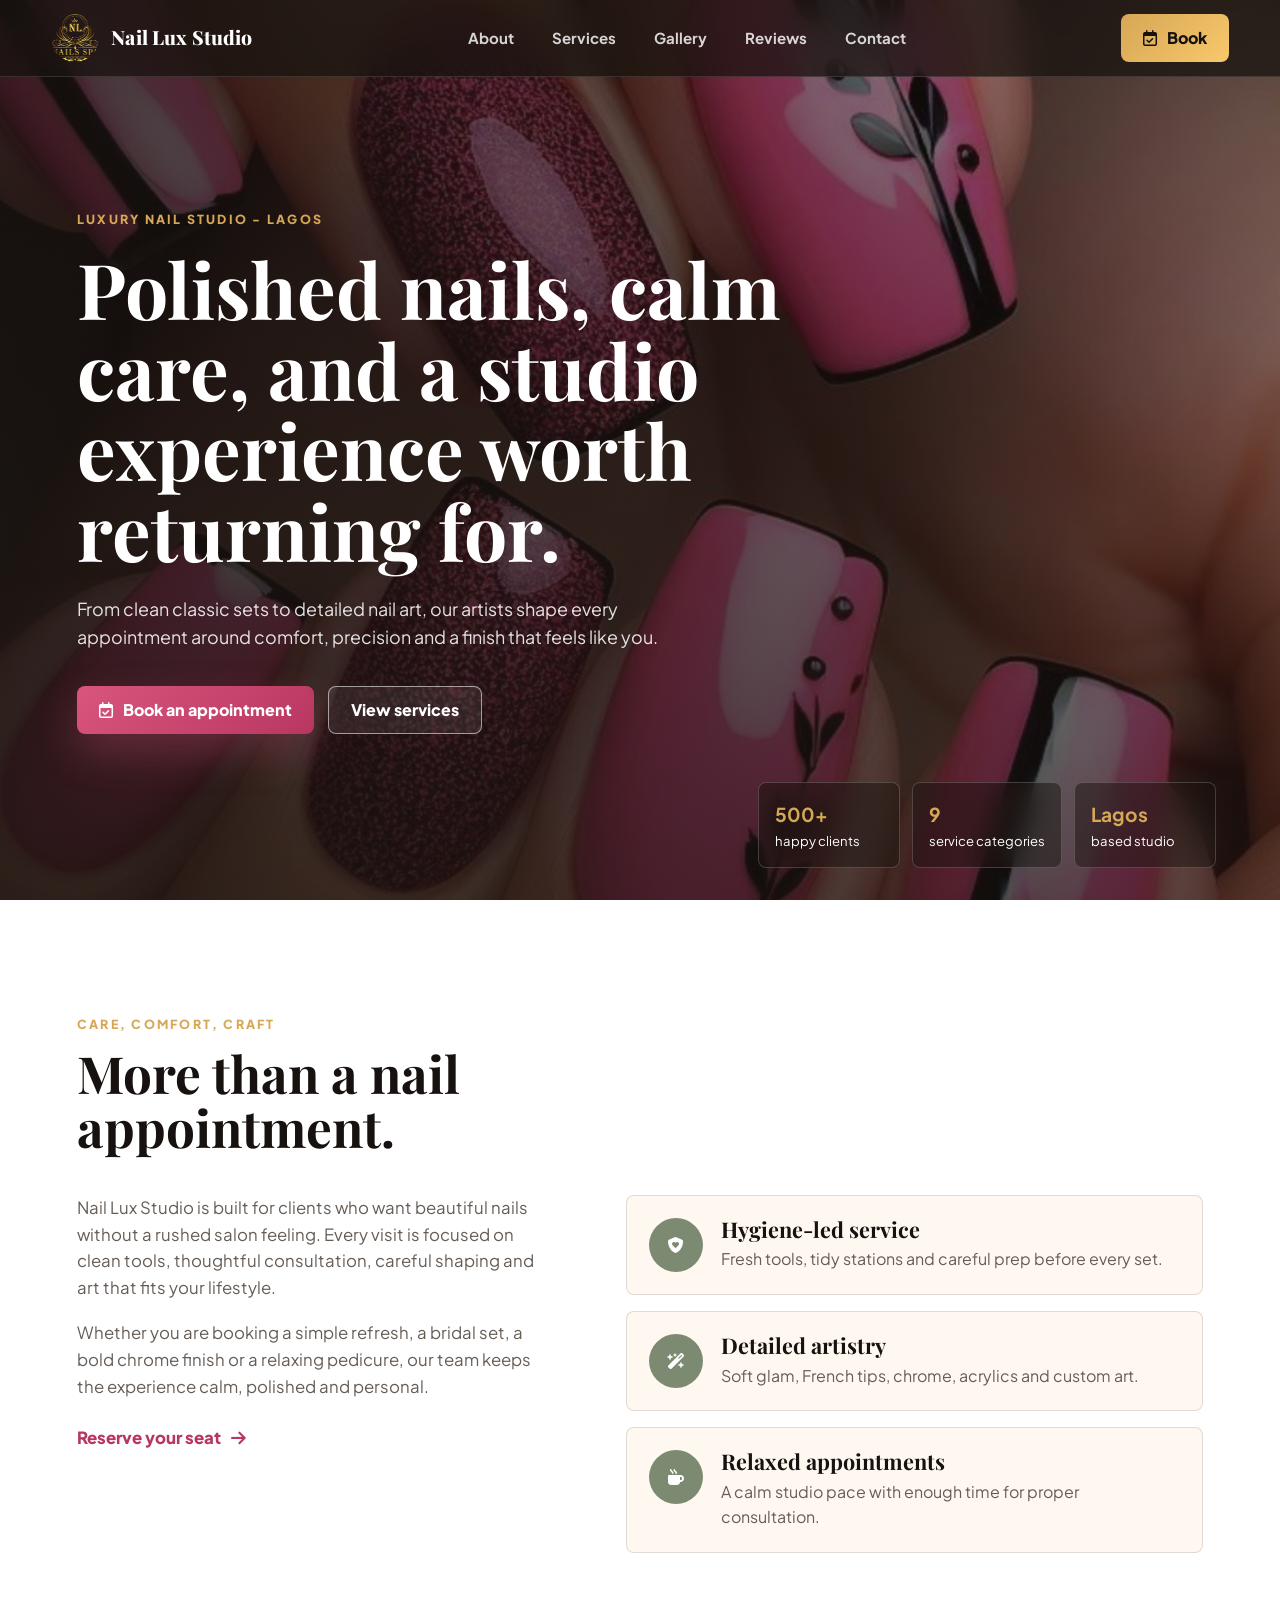
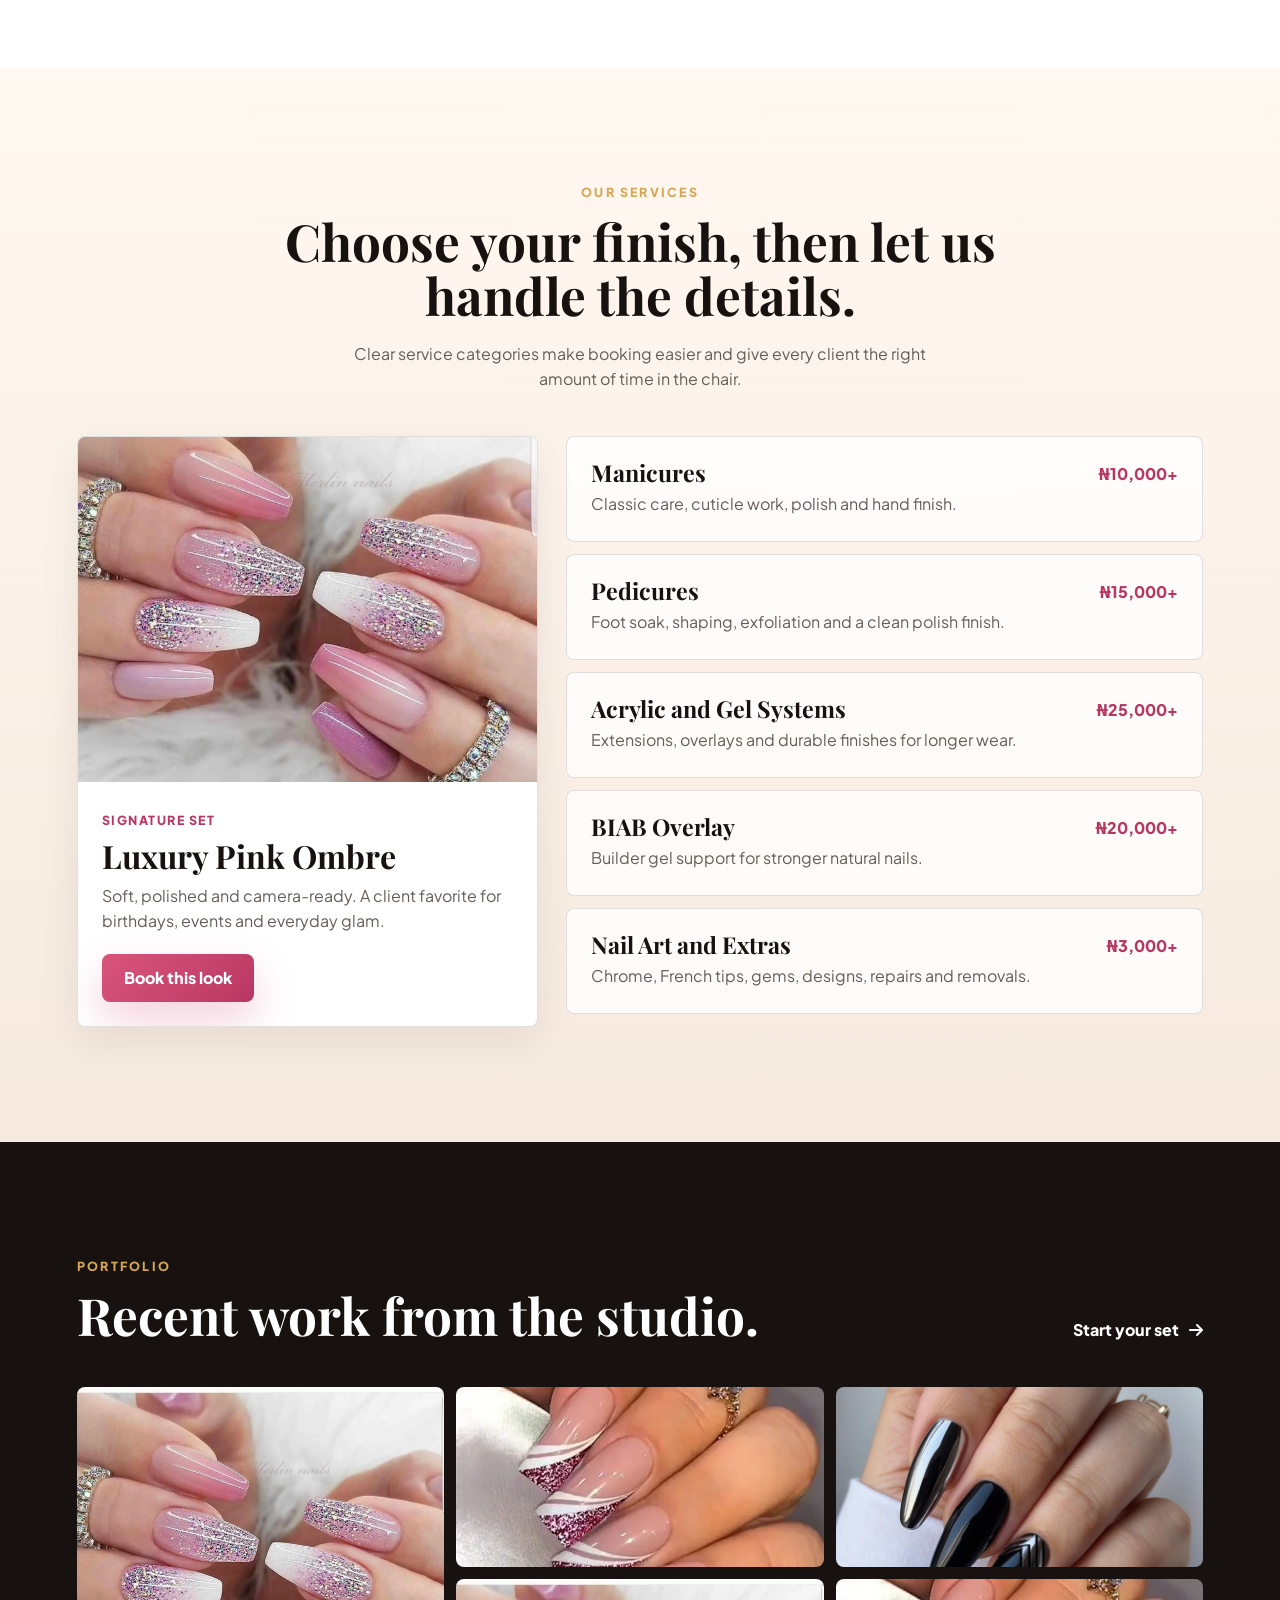
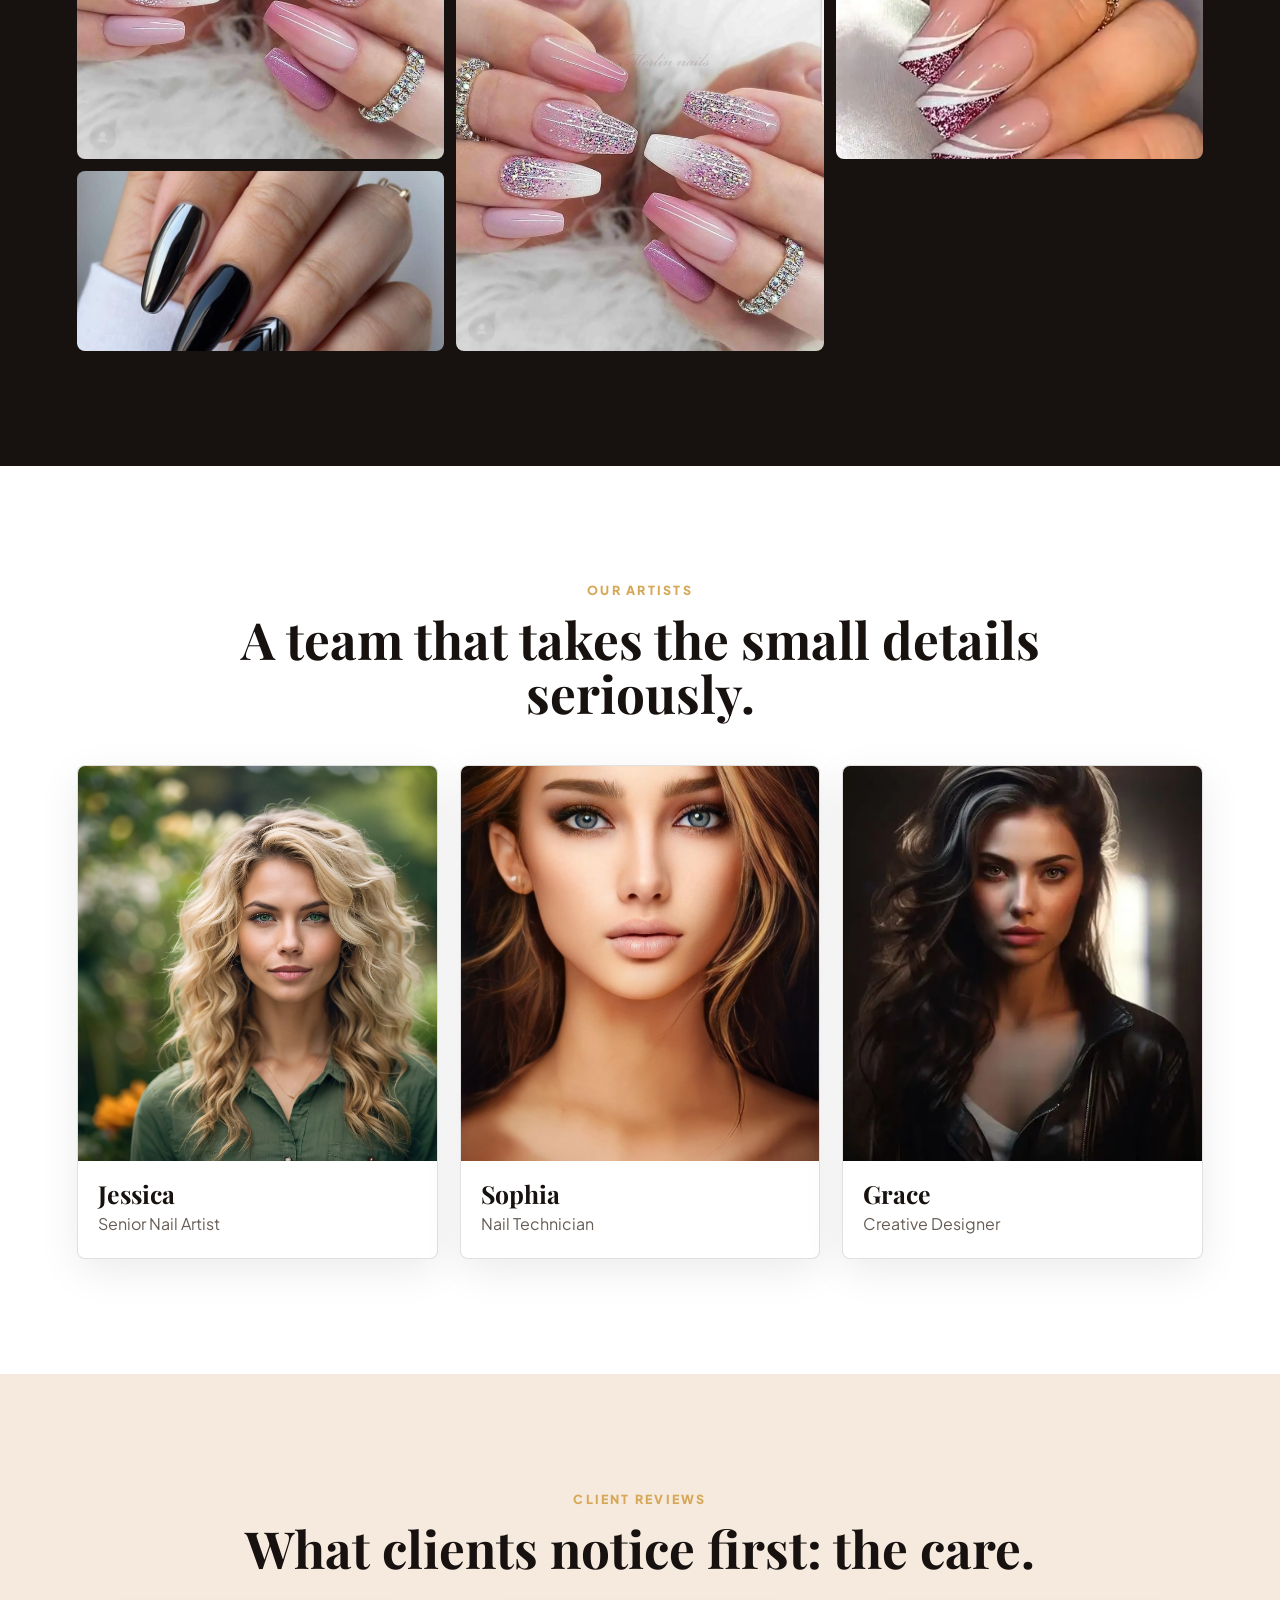
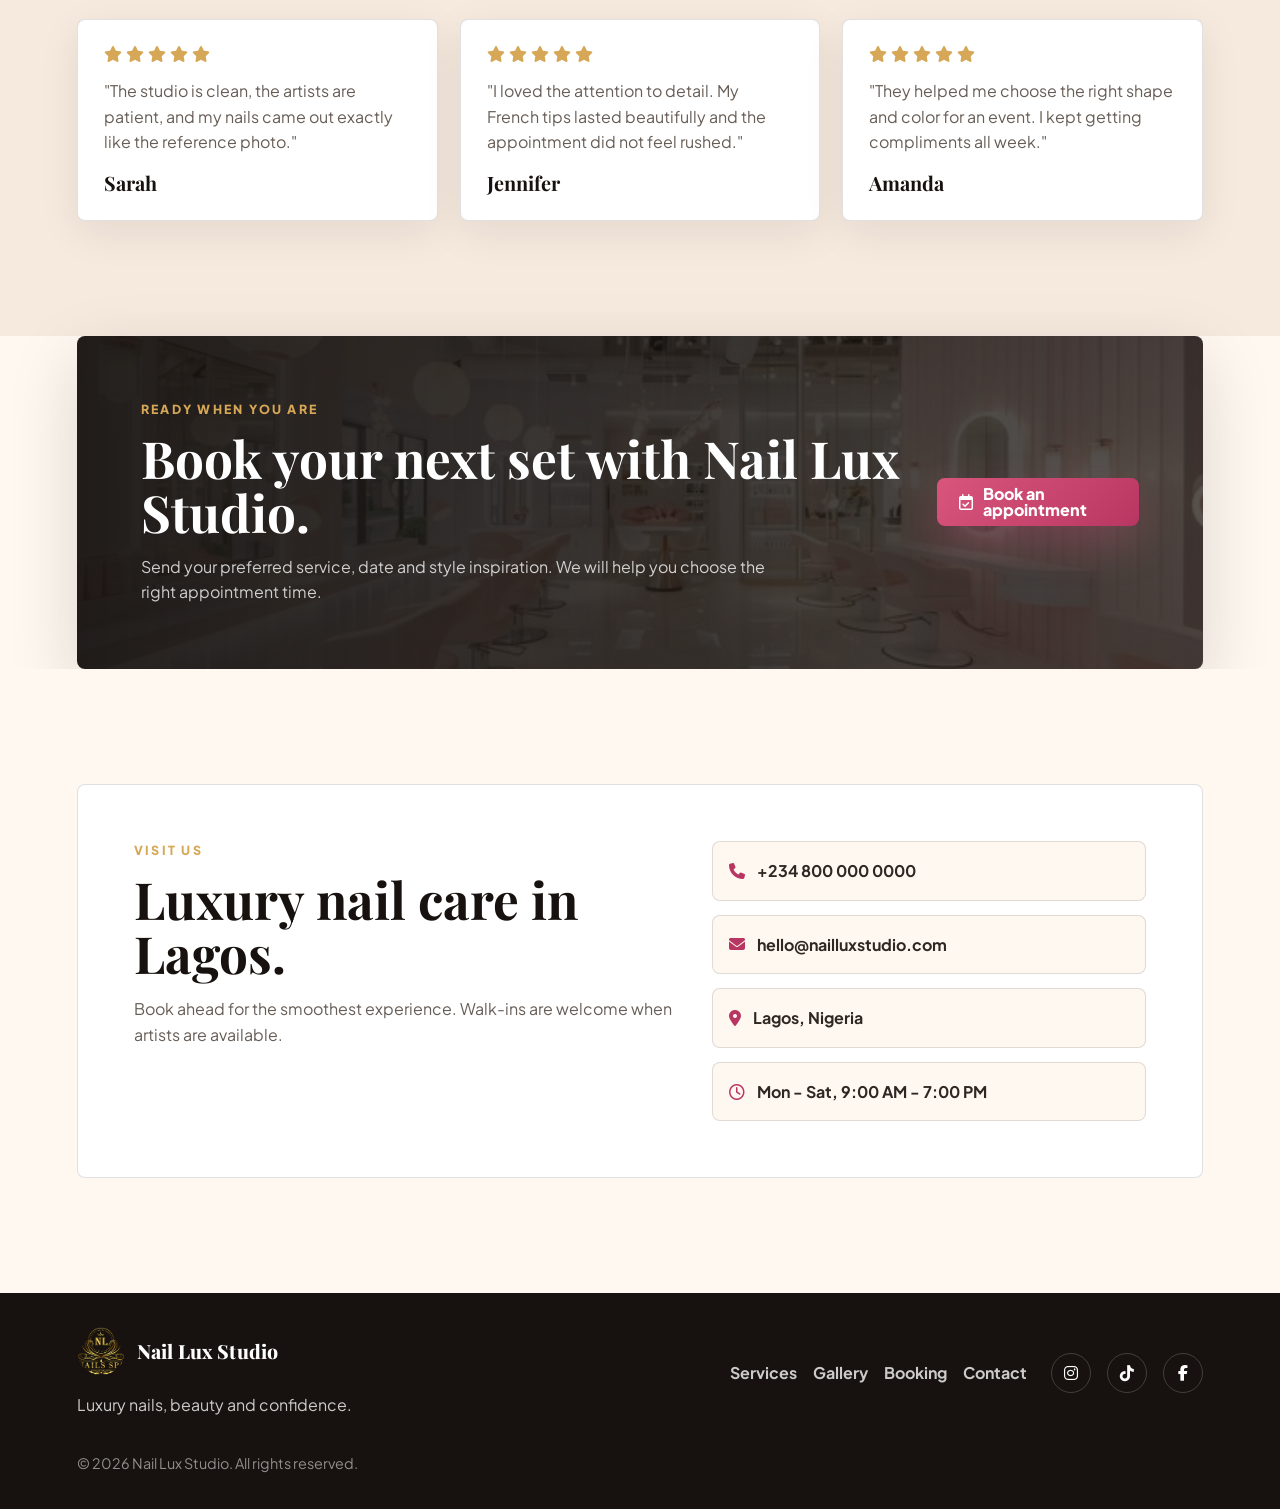
<file: index.html>
<!DOCTYPE html>
<html lang="en">
<head>
    <meta charset="UTF-8">
    <meta name="viewport" content="width=device-width, initial-scale=1.0">
    <title>Nail Lux Studio | Luxury Nail Salon in Lagos</title>
    <meta name="description" content="Nail Lux Studio is a luxury nail salon in Lagos offering manicures, pedicures, acrylics, gel nails, BIAB, nail art and professional nail care.">
    <link rel="icon" href="images/logo.png" type="image/png">

    <link rel="preconnect" href="https://fonts.googleapis.com">
    <link rel="preconnect" href="https://fonts.gstatic.com" crossorigin>
    <link href="https://fonts.googleapis.com/css2?family=Playfair+Display:wght@600;700&family=Plus+Jakarta+Sans:wght@400;500;600;700&display=swap" rel="stylesheet">

    <link rel="stylesheet" href="css/style.css">
    <link rel="stylesheet" href="https://cdnjs.cloudflare.com/ajax/libs/font-awesome/6.5.1/css/all.min.css">
</head>
<body>
    <header class="site-header" id="site-header">
        <a class="brand" href="#home" aria-label="Nail Lux Studio home">
            <img src="images/logo.png" alt="Nail Lux Studio logo">
            <span>Nail Lux Studio</span>
        </a>

        <button class="menu-toggle" id="menu-toggle" type="button" aria-label="Open menu" aria-expanded="false" aria-controls="site-nav">
            <i class="fa-solid fa-bars"></i>
        </button>

        <nav class="site-nav" id="site-nav" aria-label="Primary navigation">
            <a href="#about">About</a>
            <a href="#services">Services</a>
            <a href="#gallery">Gallery</a>
            <a href="#reviews">Reviews</a>
            <a href="#contact">Contact</a>
        </nav>

        <a class="header-cta" href="booking.html">
            <i class="fa-regular fa-calendar-check"></i>
            Book
        </a>
    </header>

    <main>
        <section class="hero" id="home" aria-label="Nail Lux Studio introduction">
            <video class="hero-video" autoplay muted loop playsinline poster="images/hero.jpg" aria-hidden="true">
                <source src="videos/hero-loop.mp4" type="video/mp4">
            </video>
            <div class="hero-overlay"></div>
            <div class="hero-content">
                <p class="eyebrow">Luxury Nail Studio - Lagos</p>
                <h1>Polished nails, calm care, and a studio experience worth returning for.</h1>
                <p class="hero-copy">From clean classic sets to detailed nail art, our artists shape every appointment around comfort, precision and a finish that feels like you.</p>
                <div class="hero-actions">
                    <a class="btn btn-primary" href="booking.html">
                        <i class="fa-regular fa-calendar-check"></i>
                        Book an appointment
                    </a>
                    <a class="btn btn-secondary" href="#services">View services</a>
                </div>
            </div>
            <div class="hero-details" aria-label="Studio highlights">
                <span><strong>500+</strong> happy clients</span>
                <span><strong>9</strong> service categories</span>
                <span><strong>Lagos</strong> based studio</span>
            </div>
        </section>

        <section class="intro section" id="about">
            <div class="section-kicker">
                <p class="eyebrow">Care, Comfort, Craft</p>
                <h2>More than a nail appointment.</h2>
            </div>
            <div class="intro-grid">
                <div class="intro-copy">
                    <p>Nail Lux Studio is built for clients who want beautiful nails without a rushed salon feeling. Every visit is focused on clean tools, thoughtful consultation, careful shaping and art that fits your lifestyle.</p>
                    <p>Whether you are booking a simple refresh, a bridal set, a bold chrome finish or a relaxing pedicure, our team keeps the experience calm, polished and personal.</p>
                    <a class="text-link" href="booking.html">Reserve your seat <i class="fa-solid fa-arrow-right"></i></a>
                </div>
                <div class="experience-list">
                    <article><i class="fa-solid fa-shield-heart"></i><div><h3>Hygiene-led service</h3><p>Fresh tools, tidy stations and careful prep before every set.</p></div></article>
                    <article><i class="fa-solid fa-wand-magic-sparkles"></i><div><h3>Detailed artistry</h3><p>Soft glam, French tips, chrome, acrylics and custom art.</p></div></article>
                    <article><i class="fa-solid fa-mug-hot"></i><div><h3>Relaxed appointments</h3><p>A calm studio pace with enough time for proper consultation.</p></div></article>
                </div>
            </div>
        </section>

        <section class="services section" id="services">
            <div class="section-heading">
                <p class="eyebrow center">Our Services</p>
                <h2>Choose your finish, then let us handle the details.</h2>
                <p>Clear service categories make booking easier and give every client the right amount of time in the chair.</p>
            </div>

            <div class="service-layout">
                <article class="featured-service">
                    <img src="images/nail1.jpg" alt="Luxury pink ombre nail design">
                    <div>
                        <span>Signature Set</span>
                        <h3>Luxury Pink Ombre</h3>
                        <p>Soft, polished and camera-ready. A client favorite for birthdays, events and everyday glam.</p>
                        <a class="btn btn-primary" href="booking.html">Book this look</a>
                    </div>
                </article>

                <div class="service-menu">
                    <article class="service-row"><div><h3>Manicures</h3><p>Classic care, cuticle work, polish and hand finish.</p></div><span>&#8358;10,000+</span></article>
                    <article class="service-row"><div><h3>Pedicures</h3><p>Foot soak, shaping, exfoliation and a clean polish finish.</p></div><span>&#8358;15,000+</span></article>
                    <article class="service-row"><div><h3>Acrylic and Gel Systems</h3><p>Extensions, overlays and durable finishes for longer wear.</p></div><span>&#8358;25,000+</span></article>
                    <article class="service-row"><div><h3>BIAB Overlay</h3><p>Builder gel support for stronger natural nails.</p></div><span>&#8358;20,000+</span></article>
                    <article class="service-row"><div><h3>Nail Art and Extras</h3><p>Chrome, French tips, gems, designs, repairs and removals.</p></div><span>&#8358;3,000+</span></article>
                </div>
            </div>
        </section>

        <section class="lookbook section" id="gallery">
            <div class="section-heading split">
                <div>
                    <p class="eyebrow">Portfolio</p>
                    <h2>Recent work from the studio.</h2>
                </div>
                <a class="text-link" href="booking.html">Start your set <i class="fa-solid fa-arrow-right"></i></a>
            </div>

            <div class="gallery-grid">
                <img src="images/nail1.jpg" alt="Pink ombre manicure close-up">
                <img src="images/nail2.jpg" alt="Classic French manicure close-up">
                <img src="images/nail3.jpg" alt="Chrome finish manicure close-up">
               <img src="images/nail1.jpg" alt="Pink ombre nail design detail">
              <img src="images/nail2.jpg" alt="French manicure nail design detail">
            <img src="images/nail3.jpg" alt="Chrome nail design detail">
            </div>
        </section>

        <section class="artists section">
            <div class="section-heading">
                <p class="eyebrow center">Our Artists</p>
                <h2>A team that takes the small details seriously.</h2>
            </div>

            <div class="artist-grid">
                <article class="artist-card"><img src="images/team1.jpg" alt="Jessica, Senior Nail Artist at Nail Lux Studio"><h3>Jessica</h3><p>Senior Nail Artist</p></article>
                <article class="artist-card"><img src="images/team2.jpg" alt="Sophia, Nail Technician at Nail Lux Studio"><h3>Sophia</h3><p>Nail Technician</p></article>
                <article class="artist-card"><img src="images/team3.jpg" alt="Grace, Creative Designer at Nail Lux Studio"><h3>Grace</h3><p>Creative Designer</p></article>
            </div>
        </section>

        <section class="reviews section" id="reviews">
            <div class="section-heading">
                <p class="eyebrow center">Client Reviews</p>
                <h2>What clients notice first: the care.</h2>
            </div>

            <div class="review-grid">
                <article class="review-card"><div class="stars"><i class="fa-solid fa-star"></i><i class="fa-solid fa-star"></i><i class="fa-solid fa-star"></i><i class="fa-solid fa-star"></i><i class="fa-solid fa-star"></i></div><p>"The studio is clean, the artists are patient, and my nails came out exactly like the reference photo."</p><h3>Sarah</h3></article>
                <article class="review-card"><div class="stars"><i class="fa-solid fa-star"></i><i class="fa-solid fa-star"></i><i class="fa-solid fa-star"></i><i class="fa-solid fa-star"></i><i class="fa-solid fa-star"></i></div><p>"I loved the attention to detail. My French tips lasted beautifully and the appointment did not feel rushed."</p><h3>Jennifer</h3></article>
                <article class="review-card"><div class="stars"><i class="fa-solid fa-star"></i><i class="fa-solid fa-star"></i><i class="fa-solid fa-star"></i><i class="fa-solid fa-star"></i><i class="fa-solid fa-star"></i></div><p>"They helped me choose the right shape and color for an event. I kept getting compliments all week."</p><h3>Amanda</h3></article>
            </div>
        </section>

        <section class="booking-band">
            <div>
                <p class="eyebrow">Ready when you are</p>
                <h2>Book your next set with Nail Lux Studio.</h2>
                <p>Send your preferred service, date and style inspiration. We will help you choose the right appointment time.</p>
            </div>
            <a class="btn btn-primary" href="booking.html"><i class="fa-regular fa-calendar-check"></i> Book an appointment</a>
        </section>

        <section class="contact section" id="contact">
            <div class="contact-card">
                <div>
                    <p class="eyebrow">Visit Us</p>
                    <h2>Luxury nail care in Lagos.</h2>
                    <p>Book ahead for the smoothest experience. Walk-ins are welcome when artists are available.</p>
                </div>

                <div class="contact-list">
                    <a href="tel:+2348000000000"><i class="fa-solid fa-phone"></i> +234 800 000 0000</a>
                    <a href="mailto:hello@nailluxstudio.com"><i class="fa-solid fa-envelope"></i> hello@nailluxstudio.com</a>
                    <a href="https://www.google.com/maps/search/?api=1&query=Lagos%2C%20Nigeria" target="_blank" rel="noreferrer"><i class="fa-solid fa-location-dot"></i> Lagos, Nigeria</a>
                    <span><i class="fa-regular fa-clock"></i> Mon - Sat, 9:00 AM - 7:00 PM</span>
                </div>
            </div>
        </section>
    </main>

    <footer class="site-footer">
        <div>
            <a class="brand footer-brand" href="#home">
                <img src="images/logo.png" alt="Nail Lux Studio logo">
                <span>Nail Lux Studio</span>
            </a>
            <p>Luxury nails, beauty and confidence.</p>
        </div>
        <div class="footer-links">
            <a href="#services">Services</a>
            <a href="#gallery">Gallery</a>
            <a href="booking.html">Booking</a>
            <a href="#contact">Contact</a>
        </div>
        <div class="socials">
            <a href="#" aria-label="Instagram"><i class="fa-brands fa-instagram"></i></a>
            <a href="#" aria-label="TikTok"><i class="fa-brands fa-tiktok"></i></a>
            <a href="#" aria-label="Facebook"><i class="fa-brands fa-facebook-f"></i></a>
        </div>
        <p class="copyright">&copy; 2026 Nail Lux Studio. All rights reserved.</p>
    </footer>

    <script src="js/script.js"></script>
</body>
</html>
</file>
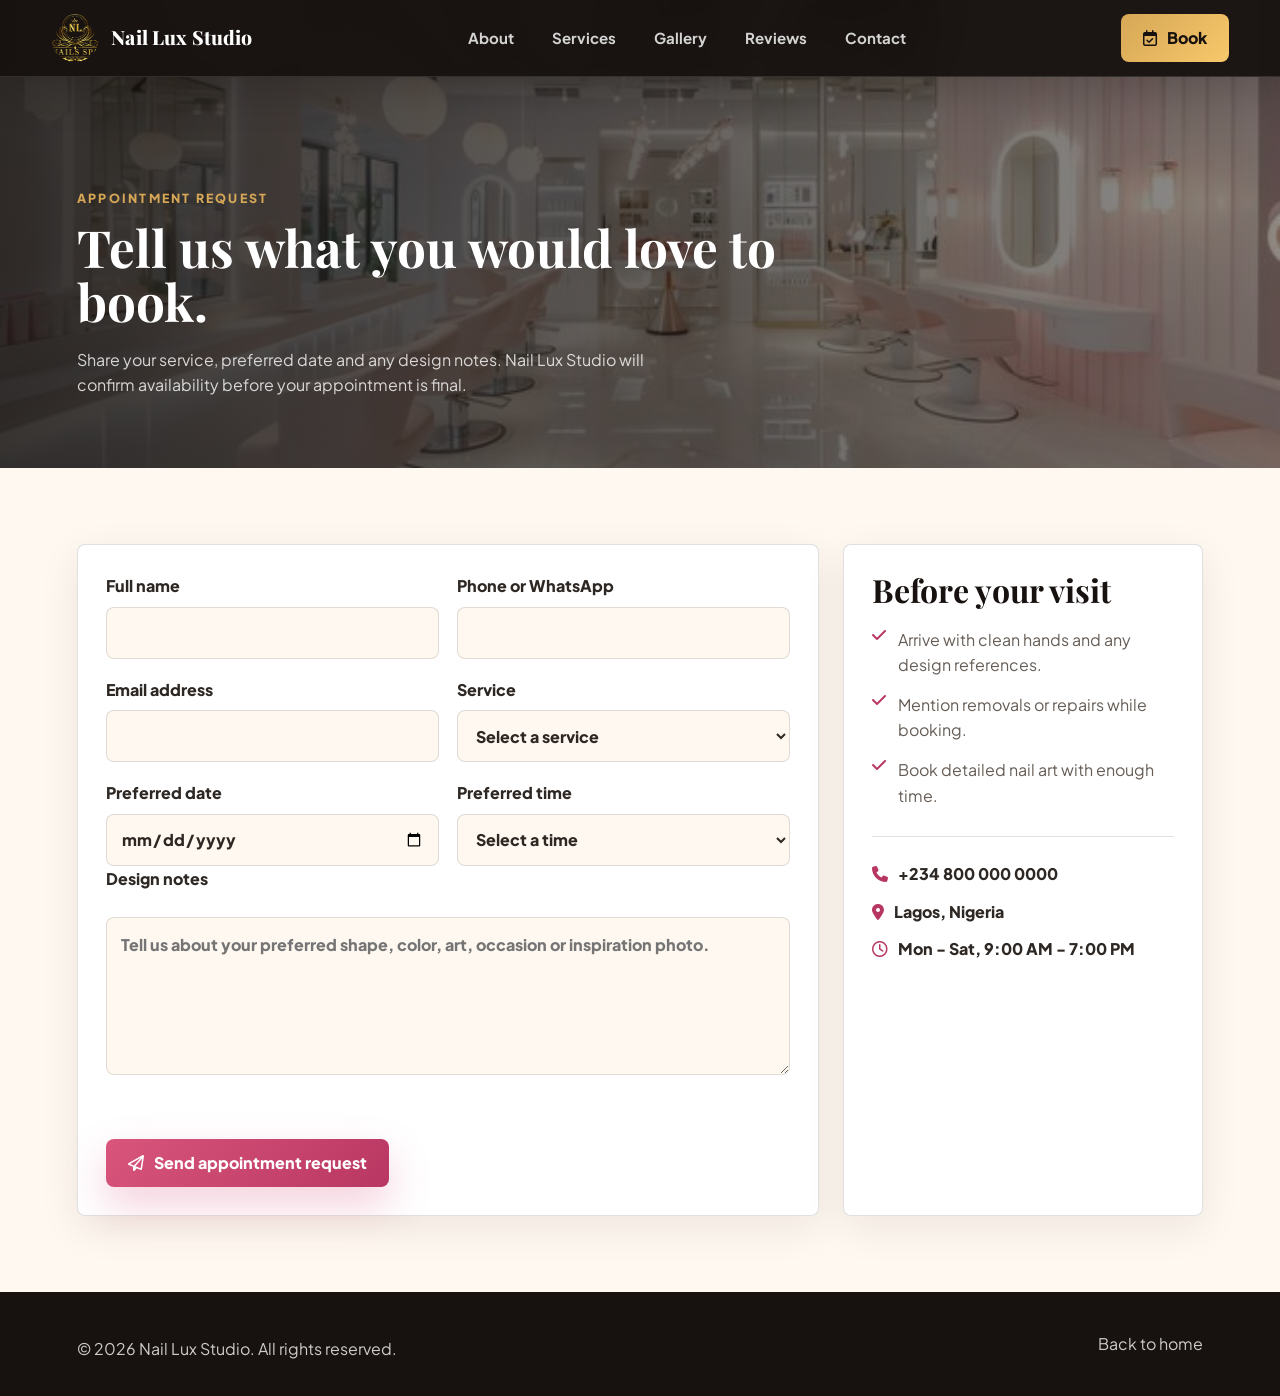
<file: booking.html>
<!DOCTYPE html>
<html lang="en">
<head>
    <meta charset="UTF-8">
    <meta name="viewport" content="width=device-width, initial-scale=1.0">
    <title>Book an Appointment | Nail Lux Studio</title>
    <meta name="description" content="Book your appointment at Nail Lux Studio, a luxury nail salon in Lagos.">
    <link rel="icon" href="images/logo.png" type="image/png">

    <link rel="preconnect" href="https://fonts.googleapis.com">
    <link rel="preconnect" href="https://fonts.gstatic.com" crossorigin>
    <link href="https://fonts.googleapis.com/css2?family=Playfair+Display:wght@600;700&family=Plus+Jakarta+Sans:wght@400;500;600;700&display=swap" rel="stylesheet">

    <link rel="stylesheet" href="css/style.css">
    <link rel="stylesheet" href="https://cdnjs.cloudflare.com/ajax/libs/font-awesome/6.5.1/css/all.min.css">
</head>
<body class="booking-page">
    <header class="site-header" id="site-header">
        <a class="brand" href="index.html" aria-label="Nail Lux Studio home">
            <img src="images/logo.png" alt="Nail Lux Studio logo">
            <span>Nail Lux Studio</span>
        </a>

        <button class="menu-toggle" id="menu-toggle" type="button" aria-label="Open menu" aria-expanded="false" aria-controls="site-nav">
            <i class="fa-solid fa-bars"></i>
        </button>

        <nav class="site-nav" id="site-nav" aria-label="Primary navigation">
            <a href="index.html#about">About</a>
            <a href="index.html#services">Services</a>
            <a href="index.html#gallery">Gallery</a>
            <a href="index.html#reviews">Reviews</a>
            <a href="index.html#contact">Contact</a>
        </nav>

        <a class="header-cta" href="booking.html">
            <i class="fa-regular fa-calendar-check"></i>
            Book
        </a>
    </header>

    <main>
        <section class="booking-hero">
            <div>
                <p class="eyebrow">Appointment Request</p>
                <h1>Tell us what you would love to book.</h1>
                <p>Share your service, preferred date and any design notes. Nail Lux Studio will confirm availability before your appointment is final.</p>
            </div>
        </section>

        <section class="booking-section">
          <form class="booking-form" id="booking-form" name="booking" method="POST" data-netlify="true" netlify-honeypot="bot-field" novalidate>
    <input type="hidden" name="form-name" value="booking">
    <p style="display:none">
        <label>Do not fill this out: <input name="bot-field"></label>
    </p>
                <div class="form-grid">
                    <label>
                        Full name
                        <input type="text" id="full-name" name="fullName" autocomplete="name" required>
                    </label>

                    <label>
                        Phone or WhatsApp
                        <input type="tel" id="phone" name="phone" autocomplete="tel" required>
                    </label>

                    <label>
                        Email address
                        <input type="email" id="email" name="email" autocomplete="email" required>
                    </label>

                    <label>
                        Service
                        <select id="service" name="service" required>
                            <option value="">Select a service</option>
                            <option>Manicure</option>
                            <option>Pedicure</option>
                            <option>Gel Manicure</option>
                            <option>Acrylic Full Set</option>
                            <option>BIAB Overlay</option>
                            <option>Nail Art and Extras</option>
                            <option>Removal or Repair</option>
                        </select>
                    </label>

                    <label>
                        Preferred date
                        <input type="date" id="date" name="date" required>
                    </label>

                    <label>
                        Preferred time
                        <select id="time" name="time" required>
                            <option value="">Select a time</option>
                            <option>9:00 AM</option>
                            <option>10:00 AM</option>
                            <option>11:00 AM</option>
                            <option>12:00 PM</option>
                            <option>1:00 PM</option>
                            <option>2:00 PM</option>
                            <option>3:00 PM</option>
                            <option>4:00 PM</option>
                            <option>5:00 PM</option>
                        </select>
                    </label>
                </div>

                <label>
                    Design notes
                    <textarea id="notes" name="notes" rows="5" placeholder="Tell us about your preferred shape, color, art, occasion or inspiration photo."></textarea>
                </label>

                <p class="form-message" id="booking-message" aria-live="polite"></p>

                <button class="btn btn-primary" type="submit">
                    <i class="fa-regular fa-paper-plane"></i>
                    Send appointment request
                </button>
            </form>

            <aside class="booking-aside">
                <h2>Before your visit</h2>
                <ul>
                    <li><i class="fa-solid fa-check"></i> Arrive with clean hands and any design references.</li>
                    <li><i class="fa-solid fa-check"></i> Mention removals or repairs while booking.</li>
                    <li><i class="fa-solid fa-check"></i> Book detailed nail art with enough time.</li>
                </ul>

                <div class="aside-contact">
                    <span><i class="fa-solid fa-phone"></i> +234 800 000 0000</span>
                    <span><i class="fa-solid fa-location-dot"></i> Lagos, Nigeria</span>
                    <span><i class="fa-regular fa-clock"></i> Mon - Sat, 9:00 AM - 7:00 PM</span>
                </div>
            </aside>
        </section>
    </main>

    <footer class="site-footer compact-footer">
        <p>&copy; 2026 Nail Lux Studio. All rights reserved.</p>
        <a href="index.html">Back to home</a>
    </footer>

    <script src="js/script.js"></script>
</body>
</html>
</file>
<file: css/style.css>
:root{
    --ink:#17120f;
    --charcoal:#2e2824;
    --soft-ink:#665d56;
    --rose:#d9557c;
    --rose-dark:#b83762;
    --gold:#d6a756;
    --sage:#7c8a72;
    --ivory:#fff8f1;
    --cream:#f6eadf;
    --white:#ffffff;
    --line:rgba(46,40,36,.14);
    --shadow:0 24px 70px rgba(23,18,15,.15);
    --display:'Playfair Display', serif;
    --body:'Plus Jakarta Sans', sans-serif;
    --radius:8px;
}

*{
    box-sizing:border-box;
    margin:0;
    padding:0;
}

html{
    scroll-behavior:smooth;
}

html,
body{
    max-width:100%;
    overflow-x:hidden;
}

body{
    min-height:100vh;
    font-family:var(--body);
    color:var(--charcoal);
    background:var(--ivory);
    line-height:1.6;
}

img{
    display:block;
    max-width:100%;
}

a{
    color:inherit;
    text-decoration:none;
}

button,
input,
select,
textarea{
    font:inherit;
}

.site-header{
    position:fixed;
    top:0;
    left:0;
    z-index:50;
    width:100%;
    min-height:76px;
    display:grid;
    grid-template-columns:auto 1fr auto;
    align-items:center;
    gap:24px;
    padding:14px clamp(18px, 4vw, 64px);
    color:var(--white);
    background:rgba(23,18,15,.72);
    backdrop-filter:blur(18px);
    border-bottom:1px solid rgba(255,255,255,.12);
    transition:background .25s ease, box-shadow .25s ease;
}

.site-header.scrolled,
.booking-page .site-header{
    background:rgba(23,18,15,.94);
    box-shadow:0 16px 40px rgba(0,0,0,.16);
}

.brand{
    display:inline-flex;
    align-items:center;
    gap:12px;
    min-width:0;
    font-weight:800;
    letter-spacing:.01em;
    white-space:nowrap;
}

.brand img{
    width:48px;
    height:48px;
    border-radius:50%;
    object-fit:cover;
}

.brand span{
    font-family:var(--display);
    font-size:1.22rem;
    line-height:1.1;
}

.site-nav{
    display:flex;
    justify-content:center;
    align-items:center;
    gap:clamp(18px, 3vw, 38px);
    color:rgba(255,255,255,.82);
    font-size:.94rem;
    font-weight:700;
}

.site-nav a{
    position:relative;
    padding:8px 0;
}

.site-nav a::after{
    content:"";
    position:absolute;
    left:0;
    bottom:2px;
    width:100%;
    height:2px;
    background:var(--gold);
    transform:scaleX(0);
    transform-origin:right;
    transition:transform .25s ease;
}

.site-nav a:hover::after,
.site-nav a:focus-visible::after{
    transform:scaleX(1);
    transform-origin:left;
}

.header-cta,
.btn{
    display:inline-flex;
    align-items:center;
    justify-content:center;
    gap:10px;
    min-height:48px;
    padding:0 22px;
    border:0;
    border-radius:var(--radius);
    cursor:pointer;
    font-weight:800;
    line-height:1;
    transition:transform .2s ease, background .2s ease, color .2s ease, border-color .2s ease;
}

.header-cta{
    color:var(--ink);
    background:linear-gradient(135deg, var(--gold), #f8c86b);
}

.btn:hover,
.header-cta:hover{
    transform:translateY(-2px);
}

.btn-primary{
    color:var(--white);
    background:linear-gradient(135deg, var(--rose), var(--rose-dark));
    box-shadow:0 18px 40px rgba(217,85,124,.28);
}

.btn-secondary{
    color:var(--white);
    border:1px solid rgba(255,255,255,.55);
    background:rgba(255,255,255,.08);
}

.menu-toggle{
    display:none;
    width:46px;
    height:46px;
    place-items:center;
    border:1px solid rgba(255,255,255,.18);
    border-radius:var(--radius);
    color:var(--white);
    background:rgba(255,255,255,.08);
}

.hero{
    position:relative;
    min-height:100svh;
    display:flex;
    align-items:center;
    padding:140px clamp(20px, 6vw, 88px) 96px;
    color:var(--white);
    background:
        linear-gradient(90deg, rgba(23,18,15,.78) 0%, rgba(23,18,15,.56) 44%, rgba(23,18,15,.28) 100%),
        url("../images/hero.jpg") center/cover no-repeat;
    overflow:hidden;
}

.hero-video{
    position:absolute;
    inset:0;
    width:100%;
    height:100%;
    object-fit:cover;
    z-index:0;
}

.hero-overlay{
    position:absolute;
    inset:0;
    z-index:1;
    background:
        linear-gradient(90deg, rgba(23,18,15,.78) 0%, rgba(23,18,15,.56) 44%, rgba(23,18,15,.28) 100%),
        linear-gradient(180deg, rgba(23,18,15,.14), rgba(23,18,15,.56));
    pointer-events:none;
}

.hero-content{
    position:relative;
    z-index:2;
    max-width:720px;
}

.eyebrow{
    color:var(--gold);
    font-size:.78rem;
    font-weight:900;
    letter-spacing:.18em;
    text-transform:uppercase;
}

.center{
    text-align:center;
}

h1,
h2,
h3{
    font-family:var(--display);
    color:var(--ink);
    line-height:1.05;
}

.hero h1{
    max-width:780px;
    margin:18px 0 24px;
    color:var(--white);
    font-size:clamp(2.55rem, 6vw, 6rem);
}

.hero-copy{
    max-width:620px;
    color:rgba(255,255,255,.87);
    font-size:1.12rem;
}

.hero-actions{
    display:flex;
    flex-wrap:wrap;
    gap:14px;
    margin-top:34px;
}

.hero-details{
    position:absolute;
    right:clamp(20px, 5vw, 70px);
    bottom:32px;
    z-index:2;
    display:flex;
    gap:12px;
    color:var(--white);
}

.hero-details span{
    min-width:142px;
    padding:16px;
    border:1px solid rgba(255,255,255,.18);
    border-radius:var(--radius);
    background:rgba(23,18,15,.46);
    backdrop-filter:blur(14px);
    font-size:.82rem;
}

.hero-details strong{
    display:block;
    color:var(--gold);
    font-size:1.2rem;
}

.section{
    padding:clamp(72px, 9vw, 124px) clamp(20px, 6vw, 88px);
}

.section-heading{
    max-width:820px;
    margin:0 auto 44px;
    text-align:center;
}

.section-heading h2,
.section-kicker h2,
.booking-band h2,
.contact-card h2,
.booking-hero h1{
    margin-top:12px;
    font-size:clamp(2rem, 4vw, 4rem);
}

.section-heading p:not(.eyebrow){
    margin:18px auto 0;
    max-width:620px;
    color:var(--soft-ink);
}

.split{
    max-width:none;
    display:flex;
    align-items:end;
    justify-content:space-between;
    gap:24px;
    text-align:left;
}

.intro{
    background:var(--white);
}

.section-kicker{
    max-width:540px;
}

.intro-grid{
    display:grid;
    grid-template-columns:minmax(0, .9fr) minmax(320px, 1.1fr);
    gap:clamp(34px, 6vw, 84px);
    align-items:start;
    margin-top:40px;
}

.intro-copy{
    color:var(--soft-ink);
    font-size:1.05rem;
}

.intro-copy p + p{
    margin-top:18px;
}

.text-link{
    display:inline-flex;
    align-items:center;
    gap:10px;
    margin-top:24px;
    color:var(--rose-dark);
    font-weight:900;
}

.experience-list{
    display:grid;
    gap:16px;
}

.experience-list article{
    display:grid;
    grid-template-columns:54px 1fr;
    gap:18px;
    padding:22px;
    border:1px solid var(--line);
    border-radius:var(--radius);
    background:var(--ivory);
}

.experience-list i{
    display:grid;
    place-items:center;
    width:54px;
    height:54px;
    border-radius:50%;
    color:var(--white);
    background:var(--sage);
}

.experience-list h3{
    margin-bottom:6px;
    font-size:1.35rem;
}

.experience-list p{
    color:var(--soft-ink);
}

.services{
    background:linear-gradient(180deg, var(--ivory), var(--cream));
}

.service-layout{
    display:grid;
    grid-template-columns:minmax(280px, .84fr) minmax(0, 1.16fr);
    gap:28px;
    align-items:start;
}

.featured-service,
.artist-card,
.review-card,
.booking-form,
.booking-aside{
    border:1px solid var(--line);
    border-radius:var(--radius);
    background:var(--white);
    box-shadow:0 12px 40px rgba(23,18,15,.08);
}

.featured-service{
    overflow:hidden;
}

.featured-service img{
    width:100%;
    aspect-ratio:4/3;
    object-fit:cover;
}

.featured-service div{
    padding:24px;
}

.featured-service span{
    color:var(--rose-dark);
    font-size:.78rem;
    font-weight:900;
    letter-spacing:.12em;
    text-transform:uppercase;
}

.featured-service h3{
    margin:8px 0 10px;
    font-size:2rem;
}

.featured-service p{
    margin-bottom:20px;
    color:var(--soft-ink);
}

.service-menu{
    display:grid;
    gap:12px;
}

.service-row{
    display:flex;
    justify-content:space-between;
    gap:24px;
    padding:24px;
    border:1px solid var(--line);
    border-radius:var(--radius);
    background:rgba(255,255,255,.78);
}

.service-row h3{
    margin-bottom:6px;
    font-size:1.45rem;
}

.service-row p{
    color:var(--soft-ink);
}

.service-row span{
    flex:0 0 auto;
    color:var(--rose-dark);
    font-weight:900;
}

.lookbook{
    background:var(--ink);
    color:var(--white);
}

.lookbook h2,
.lookbook .text-link{
    color:var(--white);
}

.gallery-grid{
    display:grid;
    grid-template-columns:repeat(6, 1fr);
    grid-auto-rows:180px;
    gap:12px;
}

.gallery-grid img{
    width:100%;
    height:100%;
    border-radius:var(--radius);
    object-fit:cover;
}

.gallery-grid img:nth-child(1),
.gallery-grid img:nth-child(4){
    grid-column:span 2;
    grid-row:span 2;
}

.gallery-grid img:nth-child(2),
.gallery-grid img:nth-child(3),
.gallery-grid img:nth-child(5),
.gallery-grid img:nth-child(6){
    grid-column:span 2;
}

.artists{
    background:var(--white);
}

.artist-grid,
.review-grid{
    display:grid;
    grid-template-columns:repeat(3, minmax(0, 1fr));
    gap:22px;
}

.artist-card{
    overflow:hidden;
}

.artist-card img{
    width:100%;
    aspect-ratio:4/4.4;
    object-fit:cover;
}

.artist-card h3{
    padding:20px 20px 4px;
    font-size:1.55rem;
}

.artist-card p{
    padding:0 20px 22px;
    color:var(--soft-ink);
}

.reviews{
    background:var(--cream);
}

.review-card{
    padding:26px;
}

.stars{
    display:flex;
    gap:4px;
    margin-bottom:16px;
    color:var(--gold);
}

.review-card p{
    color:var(--soft-ink);
}

.review-card h3{
    margin-top:18px;
    font-size:1.24rem;
}

.booking-band{
    display:flex;
    align-items:center;
    justify-content:space-between;
    gap:28px;
    margin:0 clamp(20px, 6vw, 88px);
    padding:clamp(34px, 6vw, 64px);
    border-radius:var(--radius);
    color:var(--white);
    background:
        linear-gradient(90deg, rgba(23,18,15,.94), rgba(23,18,15,.72)),
        url("../images/background.jpg") center/cover no-repeat;
    box-shadow:var(--shadow);
}

.booking-band h2{
    color:var(--white);
}

.booking-band p:not(.eyebrow){
    max-width:660px;
    margin-top:14px;
    color:rgba(255,255,255,.78);
}

.contact{
    background:var(--ivory);
}

.contact-card{
    display:grid;
    grid-template-columns:minmax(0, 1fr) minmax(280px, .8fr);
    gap:36px;
    padding:clamp(28px, 5vw, 56px);
    border:1px solid var(--line);
    border-radius:var(--radius);
    background:var(--white);
}

.contact-card p:not(.eyebrow){
    max-width:540px;
    margin-top:16px;
    color:var(--soft-ink);
}

.contact-list{
    display:grid;
    gap:14px;
}

.contact-list a,
.contact-list span{
    display:flex;
    align-items:center;
    gap:12px;
    padding:16px;
    border:1px solid var(--line);
    border-radius:var(--radius);
    color:var(--charcoal);
    background:var(--ivory);
    font-weight:700;
}

.contact-list i{
    color:var(--rose-dark);
}

.site-footer{
    display:grid;
    grid-template-columns:minmax(0, 1fr) auto auto;
    align-items:center;
    gap:24px;
    padding:34px clamp(20px, 6vw, 88px);
    color:rgba(255,255,255,.78);
    background:var(--ink);
}

.footer-brand{
    color:var(--white);
}

.site-footer p{
    margin-top:10px;
}

.footer-links,
.socials{
    display:flex;
    align-items:center;
    gap:16px;
}

.footer-links a{
    font-weight:700;
}

.socials a{
    display:grid;
    place-items:center;
    width:40px;
    height:40px;
    border:1px solid rgba(255,255,255,.18);
    border-radius:50%;
    color:var(--white);
}

.copyright{
    grid-column:1 / -1;
    margin:0;
    font-size:.9rem;
    color:rgba(255,255,255,.52);
}

.booking-page{
    background:var(--ivory);
}

.booking-hero{
    min-height:52vh;
    display:flex;
    align-items:end;
    padding:140px clamp(20px, 6vw, 88px) 70px;
    color:var(--white);
    background:
        linear-gradient(90deg, rgba(23,18,15,.86), rgba(23,18,15,.48)),
        url("../images/background.jpg") center/cover no-repeat;
}

.booking-hero div{
    max-width:760px;
}

.booking-hero h1{
    color:var(--white);
}

.booking-hero p:not(.eyebrow){
    max-width:620px;
    margin-top:18px;
    color:rgba(255,255,255,.8);
}

.booking-section{
    display:grid;
    grid-template-columns:minmax(0, 1fr) 360px;
    gap:24px;
    padding:clamp(42px, 6vw, 76px) clamp(20px, 6vw, 88px);
}

.booking-form,
.booking-aside{
    padding:28px;
}

.form-grid{
    display:grid;
    grid-template-columns:repeat(2, minmax(0, 1fr));
    gap:18px;
}

.booking-form label{
    display:grid;
    gap:8px;
    color:var(--charcoal);
    font-weight:800;
}

.booking-form input,
.booking-form select,
.booking-form textarea{
    width:100%;
    min-height:52px;
    padding:0 14px;
    border:1px solid var(--line);
    border-radius:var(--radius);
    color:var(--charcoal);
    background:var(--ivory);
    outline:none;
}

.booking-form textarea{
    min-height:140px;
    margin-top:18px;
    padding:14px;
    resize:vertical;
}

.booking-form input:focus,
.booking-form select:focus,
.booking-form textarea:focus{
    border-color:var(--rose);
    box-shadow:0 0 0 4px rgba(217,85,124,.12);
}

.form-message{
    min-height:28px;
    margin:18px 0;
    color:var(--rose-dark);
    font-weight:800;
}

.form-message.success{
    color:#28714a;
}

.booking-aside h2{
    margin-bottom:20px;
    font-size:2rem;
}

.booking-aside ul{
    display:grid;
    gap:14px;
    list-style:none;
}

.booking-aside li{
    display:flex;
    gap:12px;
    color:var(--soft-ink);
}

.booking-aside i{
    color:var(--rose-dark);
}

.aside-contact{
    display:grid;
    gap:12px;
    margin-top:28px;
    padding-top:24px;
    border-top:1px solid var(--line);
}

.aside-contact span{
    display:flex;
    align-items:center;
    gap:10px;
    font-weight:800;
}

.compact-footer{
    grid-template-columns:1fr auto;
}

@media (max-width:1024px){
    .site-header{
        grid-template-columns:auto auto 1fr;
    }

    .menu-toggle{
        display:grid;
        justify-self:end;
        order:2;
    }

    .site-nav{
        position:absolute;
        top:calc(100% + 1px);
        left:16px;
        right:16px;
        display:grid;
        gap:0;
        justify-content:stretch;
        padding:10px;
        border:1px solid rgba(255,255,255,.12);
        border-radius:var(--radius);
        background:rgba(23,18,15,.96);
        box-shadow:0 24px 60px rgba(0,0,0,.22);
        transform:translateY(-10px);
        opacity:0;
        pointer-events:none;
        transition:opacity .2s ease, transform .2s ease;
    }

    .site-nav.open{
        transform:translateY(0);
        opacity:1;
        pointer-events:auto;
    }

    .site-nav a{
        padding:14px 12px;
        border-bottom:1px solid rgba(255,255,255,.08);
    }

    .site-nav a:last-child{
        border-bottom:0;
    }

    .header-cta{
        justify-self:end;
        order:3;
        padding:0 16px;
    }

    .hero-details{
        position:relative;
        right:auto;
        bottom:auto;
        margin-top:40px;
        flex-wrap:wrap;
    }

    .hero{
        display:block;
    }

    .service-layout,
    .intro-grid,
    .contact-card,
    .booking-section{
        grid-template-columns:1fr;
    }
}

@media (max-width:760px){
    .site-header{
        min-height:70px;
        grid-template-columns:minmax(0, 1fr) 46px 64px;
        gap:10px;
        padding:12px 14px;
    }

    .brand{
        gap:9px;
    }

    .brand img{
        width:42px;
        height:42px;
    }

    .brand span{
        max-width:116px;
        white-space:normal;
        font-size:1rem;
    }

    .header-cta{
        min-height:42px;
        padding:0 12px;
        font-size:.86rem;
    }

    .header-cta i{
        display:none;
    }

    .hero{
        min-height:100svh;
        padding:124px 20px 40px;
        background-position:center;
    }

    .hero h1{
        font-size:2.72rem;
    }

    .hero-copy{
        font-size:1rem;
    }

    .hero-actions .btn{
        width:100%;
    }

    .hero-details{
        display:grid;
        grid-template-columns:1fr;
    }

    .hero-details span{
        min-width:0;
    }

    .section{
        padding:68px 20px;
    }

    .section-heading{
        margin-bottom:32px;
    }

    .split{
        align-items:start;
        flex-direction:column;
    }

    .experience-list article{
        grid-template-columns:1fr;
    }

    .service-row{
        display:grid;
        gap:12px;
    }

    .gallery-grid{
        grid-template-columns:1fr 1fr;
        grid-auto-rows:160px;
    }

    .gallery-grid img:nth-child(n){
        grid-column:span 1;
        grid-row:span 1;
    }

    .artist-grid,
    .review-grid{
        grid-template-columns:1fr;
    }

    .booking-band{
        display:grid;
        margin:0 20px;
        padding:30px 22px;
    }

    .booking-band .btn{
        width:100%;
    }

    .site-footer{
        grid-template-columns:1fr;
        text-align:left;
    }

    .footer-links,
    .socials{
        flex-wrap:wrap;
    }

    .booking-hero{
        min-height:58vh;
        padding:124px 20px 54px;
    }

    .booking-section{
        padding:42px 20px 64px;
    }

    .form-grid{
        grid-template-columns:1fr;
    }

    .booking-form,
    .booking-aside{
        padding:22px;
    }

    .compact-footer{
        grid-template-columns:1fr;
    }
}

@media (max-width:390px){
    .brand span{
        max-width:96px;
    }

    .header-cta{
        padding:0 10px;
    }

    .hero h1{
        font-size:2.38rem;
    }
}
</file>
